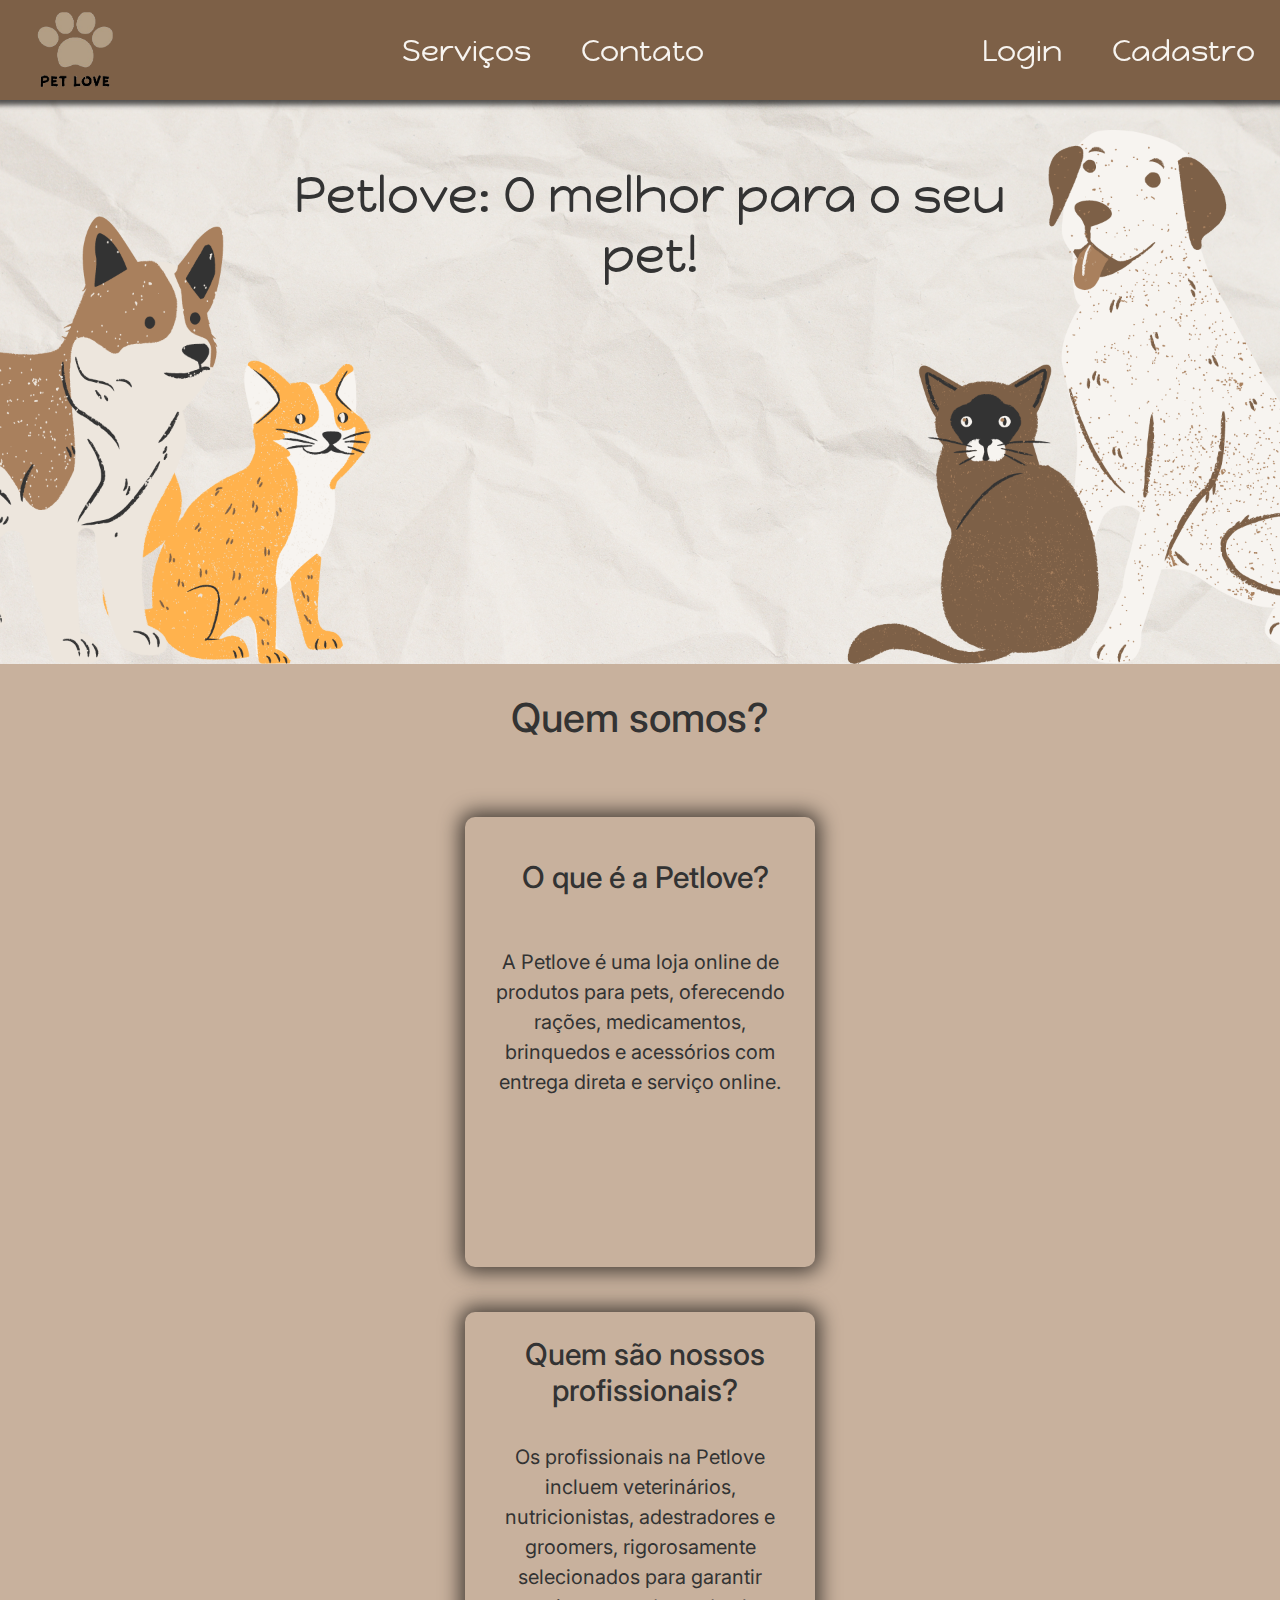
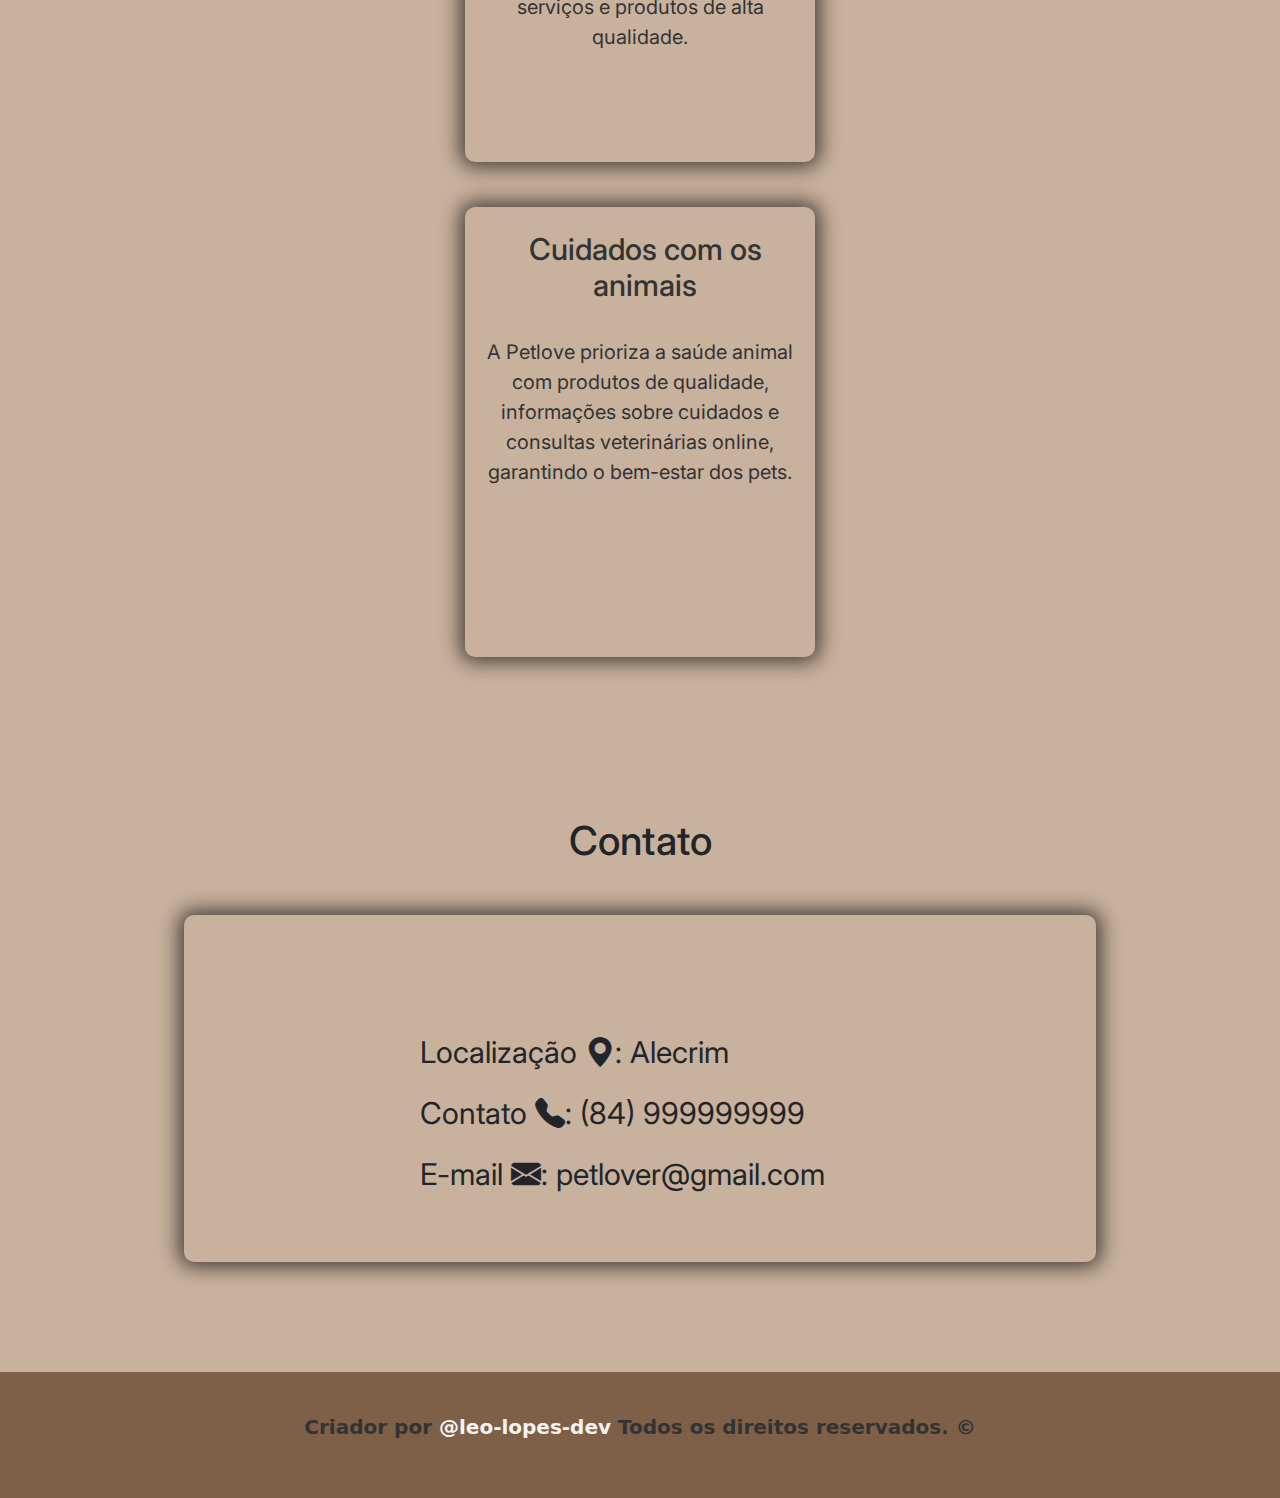
<file: index.html>
<!DOCTYPE html>
<html lang="pt-br">
<head>
    <title>PetLove</title>
    <meta charset="utf-8">
    <meta name="viewport" content="width=device-width, initial-scale=1, shrink-to-fit=no">
    <link rel="stylesheet" href="styles.css">
    <link href="https://cdn.jsdelivr.net/npm/bootstrap@5.3.3/dist/css/bootstrap.min.css" rel="stylesheet" integrity="sha384-QWTKZyjpPEjISv5WaRU9OFeRpok6YctnYmDr5pNlyT2bRjXh0JMhjY6hW+ALEwIH" crossorigin="anonymous">
</head>
<body>
    <!-- Conteúdo -->
    <!-- Nav começo -->
     <div class="navb">
        <div id="logo"><p><a href="#banner1"><img src="images/PetLoveLogo.png" class="img-fluid" alt="petlogo"></a></p></div>
        <div id="meio"><p><a href="#servicos">Serviços</a></p><p><a href="#contato">Contato</a></p></div>
        <div id="final"><p><a href="login.html">Login</a></p><p><a href="cadastro.html">Cadastro</a></p></div>
     </div>
    <!-- Nav fim -->
    <!-- Nav mobile -->
     <div id="botaonavm">
        <a onclick="abre()"><i class="bi bi-list"></i></a>
     </div>
     <div class="navm" id="navm">
        <div id="logo"><p><a href="#banner2"><img src="images/PetLoveLogo.png" class="img-fluid" alt="petlogo"></a></p></div>
        <p><a onclick="fecha()" id="x">X</a></p>
        <p><a href="#servicos">Serviços</a></p>
        <p><a href="#contato">Contato</a></p>
        <p><a href="login.html">Login</a></p>
        <p><a href="cadastro.html">Cadastro</a></p>
     </div>
    <!-- Nav mobile fim -->
    <img id="banner1" src="images/pets.png" class="img-fluid" alt="pets">
    <img id="banner2" src="images/petsmobile.png" class="img-fluid" alt="petsm">
    <main>
        <div class="container" id="inicio">
            <h1>Petlove: O melhor para o seu pet!</h1>
        </div>
        <div class="container" id="servicos">
            <h2>Quem somos?</h2>
            <div class="grid">
                <div class="grids"><h3>O que é a Petlove?</h3><p>A Petlove é uma loja online de produtos para pets, oferecendo rações, medicamentos, brinquedos e acessórios com entrega direta e serviço online.</p></div>
                <div class="grids"><h3>Quem são nossos profissionais?</h3><p>Os profissionais na Petlove incluem veterinários, nutricionistas, adestradores e groomers, rigorosamente selecionados para garantir serviços e produtos de alta qualidade.</p></div>
                <div class="grids"><h3>Cuidados com os animais</h3><p>A Petlove prioriza a saúde animal com produtos de qualidade, informações sobre cuidados e consultas veterinárias online, garantindo o bem-estar dos pets.</p></div>
            </div>
        </div>
        <div class="container" id="contato">
            <h2>Contato</h2>
            <div class="infos">
                <div class="conteudoinfos">
                    <p>Localização <i class="bi bi-geo-alt-fill"></i>: Alecrim</p>
                    <p>Contato <i class="bi bi-telephone-fill"></i>: (84) 999999999</p>
                    <p>E-mail <i class="bi bi-envelope-fill"></i>: petlover@gmail.com</p>
                </div>
            </div>
        </div>
    </main>
    <footer>
        <p>Criador por <a href="https://github.com/leo-lopes-dev" target="_blank">@leo-lopes-dev</a> Todos os direitos reservados. &copy;</p>
    </footer>
    <script src="script.js"></script>
</body>
</html>
</file>
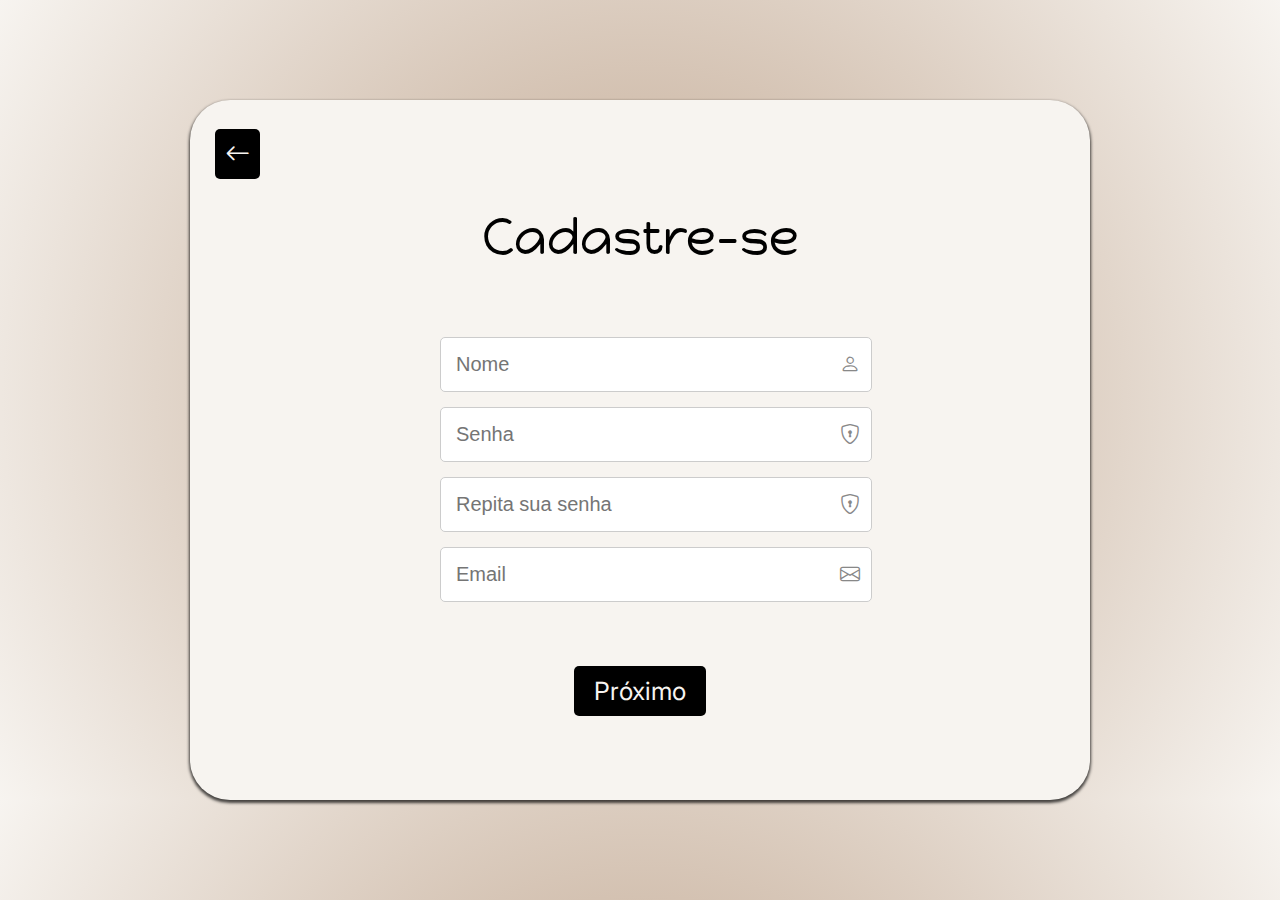
<file: cadastro.html>
<!DOCTYPE html>
<html lang="pt-br">
<head>
    <title>Cadastro</title>
    <meta charset="utf-8">
    <meta name="viewport" content="width=device-width, initial-scale=1, shrink-to-fit=no">
    <link rel="stylesheet" href="stylescadastrologin.css">
</head>
<body>
    <!-- Conteúdo -->
    <main>
        <div class="content">
            <p class="voltar"><a href="index.html"><i class="bi bi-arrow-left"></i></a></p>
            <p>Cadastre-se</p>
            <form>
                <div class="inputform">
                    <input type="text" placeholder="Nome" name="nome" required>
                    <i class="bi bi-person"></i>
                </div>
                <div class="inputform">
                    <input type="text" placeholder="Senha" name="senha" required>
                    <i class="bi bi-shield-lock"></i>
                </div>
                <div class="inputform">
                    <input type="text" placeholder="Repita sua senha" name="senha" required>
                    <i class="bi bi-shield-lock"></i>
                </div>
                <div class="inputform">
                    <input type="email" placeholder="Email" name="email" required>
                    <i class="bi bi-envelope"></i>
                </div>
            </form>
            <p><a href="cadastropet.html">Próximo</a></p>
        </div>
    </main>
</body>
</html>
</file>
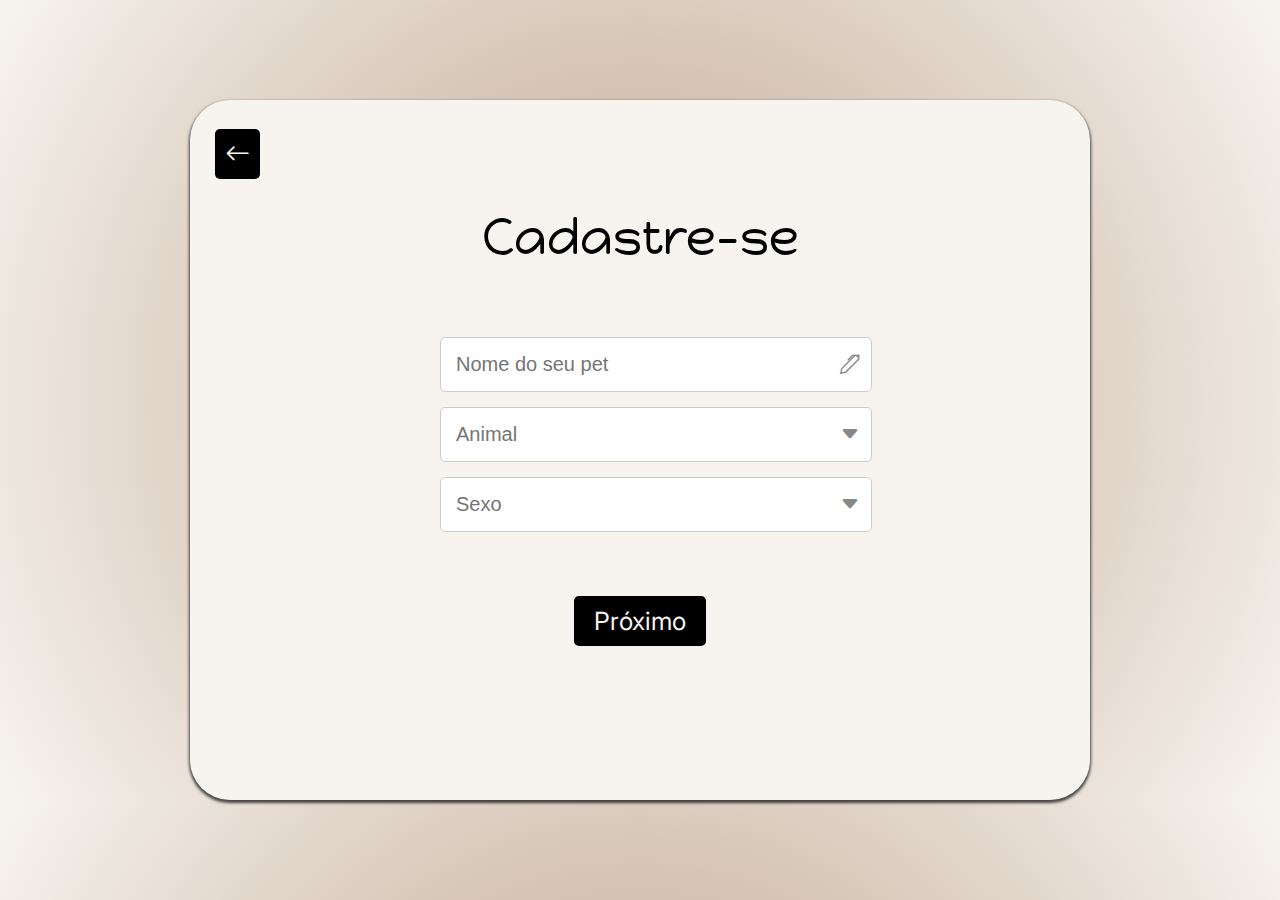
<file: cadastropet.html>
<!DOCTYPE html>
<html lang="pt-br">
<head>
    <title>Cadastro</title>
    <meta charset="utf-8">
    <meta name="viewport" content="width=device-width, initial-scale=1, shrink-to-fit=no">
    <link rel="stylesheet" href="stylescadastrologin.css">
</head>
<body>
    <!-- Conteúdo -->
    <main>
        <div class="content">
            <p class="voltar"><a href="index.html"><i class="bi bi-arrow-left"></i></a></p>
            <p>Cadastre-se</p>
            <form>
                <div class="inputform">
                    <input type="text" placeholder="Nome do seu pet" name="nomepet" required>
                    <i class="bi bi-pen"></i>
                </div>
                <div class="inputform">
                    <input type="text" placeholder="Animal" name="animal" required>
                    <i class="bi bi-caret-down-fill"></i>
                </div>
                <div class="inputform">
                    <input type="text" placeholder="Sexo" name="sexo" required>
                    <i class="bi bi-caret-down-fill"></i>
                </div>
            </form>
            <p><a href="index.html">Próximo</a></p>
        </div>
    </main>
</body>
</html>
</file>
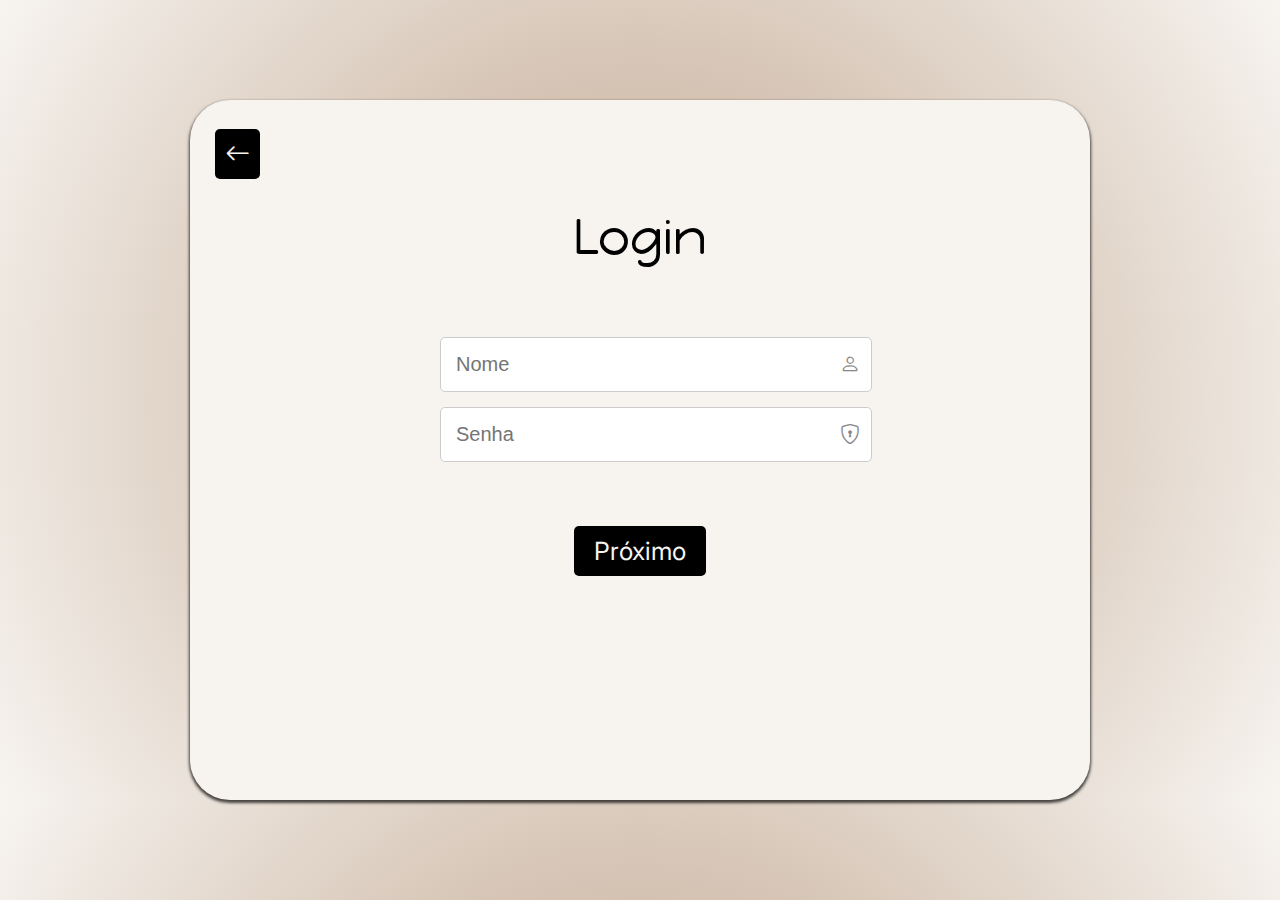
<file: login.html>
<!DOCTYPE html>
<html lang="pt-br">
<head>
    <title>Cadastro</title>
    <meta charset="utf-8">
    <meta name="viewport" content="width=device-width, initial-scale=1, shrink-to-fit=no">
    <link rel="stylesheet" href="stylescadastrologin.css">
</head>
<body>
    <!-- Conteúdo -->
    <main>
        <div class="content">
            <p class="voltar"><a href="index.html"><i class="bi bi-arrow-left"></i></a></p>
            <p>Login</p>
            <form>
                <div class="inputform">
                    <input type="text" placeholder="Nome" name="nome" required>
                    <i class="bi bi-person"></i>
                </div>
                <div class="inputform">
                    <input type="text" placeholder="Senha" name="senha" required>
                    <i class="bi bi-shield-lock"></i>
                </div>
            </form>
            <p><a href="index.html">Próximo</a></p>
        </div>
    </main>
</body>
</html>
</file>
<file: styles.css>
@import url('https://fonts.googleapis.com/css2?family=Inter:wght@100..900&display=swap');
@import url('https://fonts.googleapis.com/css2?family=Happy+Monkey&display=swap');
@import url("https://cdn.jsdelivr.net/npm/bootstrap-icons@1.11.3/font/bootstrap-icons.min.css");

html, body, main{
    margin: 0;
    font-family: "Inter", sans-serif;
}
body{
    background-color: #C8B19D !important;
}
/* Conteúdo */
main{
    display: block;
    margin: 0px auto 0px auto;
    width: 1366px;
}
.container{
    scroll-margin-top: 100px;
    width: 100% !important;
    height: auto !important;
}
.container h2{
    text-align: center;
    padding: 5px;
    margin: 25px;
    font-size: 40px;
}
/* Conteúdo fim */

/* Nav */
.navb{
    position: fixed;
    z-index: 3;
    display: flex !important;
    width: 100%;
    justify-content: space-between;
    align-items: center !important;
    height: 100px;
    background-color: #7D6047;
    font-family: "Happy Monkey", system-ui;
    font-weight: 500;
    font-style: normal;
    font-size: 30px;
    box-shadow: 0px 0px 5px 5px rgba(0,0,0,0.65);
    -webkit-box-shadow: 0px 0px 5px 5px rgba(0,0,0,0.65);
    -moz-box-shadow: 0px 0px 5px 5px rgba(0,0,0,0.65);
}
.navb p{
    padding: 20px;
    margin: 5px;
}
.navb a{
    text-decoration: none;
    color: #F7F4F0;
}
#logo img{
    height: 100px;
}
#meio{
    display: flex !important;
}
#final{
    display: flex !important;
}
.navm{
    display: none;
}
/* Nav */

/* Inicio */
#inicio{
    background-repeat: no-repeat;
    background-attachment: fixed; 
    background-size: cover;
    background-position: center;
    filter: blur(px);
}
#inicio h1{
    width: 50%;
    font-weight: 800;
    font-size: 80px;
    margin: 0px 10px;
    font-family: "Happy Monkey", system-ui;
    font-weight: 400;
    font-style: normal;
    color: #333333;
    position: absolute;
    top: 45%;
    left: 50%;
    transform: translate(-50%, -50%);
    text-align: center;
}
/* Inicio fim */

/* Servicos */
#servicos{
    width: 100%;
    height: 650px;
    text-align: center;
    font-size: 40px;
    color: #333333;
    font-family: 'Inter', Arial, Helvetica, sans-serif;
}
.grid{
    display: grid;
    grid-template-columns: 33.33% 33.33% 33.33%;
    gap: 5px;
    justify-items: center;
    padding: 20px;
    margin: 30px;
    text-align: center;
}
.grids{
    width: 350px;
    height: 450px;
    border-radius: 10px;
    margin: 20px;
    box-shadow: 0px 0px 20px 5px rgba(0,0,0,0.65);
    -webkit-box-shadow: 0px 0px 20px 5px rgba(0,0,0,0.65);
    -moz-box-shadow: 0px 0px 20px 5px rgba(0,0,0,0.65);
}
.grids h3{
    display: flex;
    justify-content: center;
    align-items: center;
    width: 340px;
    height: 100px;
    font-size: 30px;
    padding: 5px;
    margin: 10px;
}
.grids p{
    font-size: 20px;
    padding: 10px;
    margin: 10px;
}
/* Servicos fim */

/* Contato */

#contato{
    display: flex;
    align-items: center;
    justify-content: center;
    flex-wrap: nowrap;
    flex-direction: column;
    padding: 50px 0px;
    margin: 40px 0px;
}
.infos{
    width: 900px;
    height: 450px;
    border-radius: 10px;
    margin: 20px;
    padding: 15px;
    box-shadow: 0px 0px 20px 5px rgba(0,0,0,0.65);
    -webkit-box-shadow: 0px 0px 20px 5px rgba(0,0,0,0.65);
    -moz-box-shadow: 0px 0px 20px 5px rgba(0,0,0,0.65);  
    text-align: left;
}
.conteudoinfos{
    width: 50%;
    margin: 100px auto 50px auto;
}
.infos p{
    font-size: 30px;
}

/* Contato fim */

/* Footer começo */
footer{
    font-size: 20px;
    padding: 40px;
    text-align: center;
    background-color: #7D6047;
    font-weight: 600;
    font-style: normal;
    color: #333333;
}
footer a{
    color: #F7F4F0;
    text-decoration: none;
}
/* Footer fim */


@media only screen and (max-width: 1400px){
    main{
        width: unset;
    }
    #inicio h1{
        top: 25%;
        width: 60%;
        font-size: 50px;
    }
    .grid{
        grid-template-columns: 100%;
    }
    .infos{
        width: 80%;
        height: auto;
    }
    #contato{
        margin: 40px auto;
    }
}
@media only screen and (min-width: 900px){
    #banner2{
        display: none;
    }
}
@media only screen and (max-width: 900px){
    #inicio h1{
        top: 30%;
        width: 80%;
        font-size: 50px;
    }
    #banner1{
        display: none;
    }
    #banner2{
        display: unset;
    }
    .navb{
        display: none !important;
    }
    #botaonavm{
        display: unset !important;
        position: fixed;
        right: 0;
        font-size: 40px;
        padding: 5px;
        margin: 10px;
        border: 2px solid black;
    }
    .navm{
        z-index: 1;
        display: none;
        position: fixed;
        width: 100%;
        height: 100%;
        background-color: #7d6047f0;
        padding: 100px 0px;
    }
    #x{
        font-size: 30px;
        color: #F7F4F0;
        text-decoration: none;
    }
    .navm p{
        text-align: center;
        font-size: 20px;
    }
    .navm a{
        color: #F7F4F0;
        text-decoration: none;
        font-weight: bold;
    }
    .grid{
        grid-template-columns: 100%;
    }
    .container{
        scroll-margin-top: unset;
    }
    .infos{
        width: 80%;
        height: auto;
    }
    .infos p{
        font-size: 20px;
    }
    .conteudoinfos {
        width: 100%;
        margin: 50px 0px 50px 0px;
    }
}
</file>
<file: stylescadastrologin.css>
@import url('https://fonts.googleapis.com/css2?family=Inter:wght@100..900&display=swap');
@import url('https://fonts.googleapis.com/css2?family=Happy+Monkey&display=swap');
@import url("https://cdn.jsdelivr.net/npm/bootstrap-icons@1.11.3/font/bootstrap-icons.min.css");

html, body, main{
    margin: 0;
    font-family: "Inter", sans-serif;
}
body{
    background: rgb(200,177,157);
    background: -moz-radial-gradient(circle, rgba(200,177,157,1) 20%, rgba(247,244,240,1) 100%);
    background: -webkit-radial-gradient(circle, rgba(200,177,157,1) 20%, rgba(247,244,240,1) 100%);
    background: radial-gradient(circle, rgba(200,177,157,1) 20%, rgba(247,244,240,1) 100%);
}
/* Conteúdo */
.content{
    background-color: #F7F4F0;
    width: 900px;
    height: 700px;
    margin: 100px auto auto auto;
    border-radius: 40px;
    text-align: center;
    box-shadow: 0px 2px 3px 1px rgba(0,0,0,0.7);
    -webkit-box-shadow: 0px 2px 3px 1px rgba(0,0,0,0.7);
    -moz-box-shadow: 0px 2px 3px 1px rgba(0,0,0,0.7);
}
.content p{
    font-size: 50px;
    font-family: "Happy Monkey", system-ui;
    padding: 30px 0 50px 0;
    margin: 0px;
}
.content a{
    font-family: "Inter", sans-serif;
    font-size: 25px;
    padding: 10px 20px;
    color: #F7F4F0;
    background-color: #000;
    border-radius: 5px;
    text-decoration: none;
}
.voltar{
    padding: 3px;
    text-align: left;
    margin: 0px 0px 0px 25px !important;
    padding: 15px 0px 0px 0px !important;
}
.voltar a{
    padding: 10px;
}
form{
    display: block;
    width: 400px;
    margin: 20px auto 20px auto;
}
.inputform {
    position: relative;
    margin-bottom: 15px;
    width: 100%;
}
.inputform input {
    width: 100%;
    padding: 15px 15px;
    border: 1px solid #ccc;
    border-radius: 5px;
}
.inputform input[type="text"], .inputform input[type="email"] {
    font-size: 20px; 
}
.inputform .bi {
    position: absolute;
    right: -20px;
    top: 50%;
    font-size: 20px;
    transform: translateY(-50%);
    pointer-events: none;
    color: #888;
}

/* Conteúdo fim */

@media only screen and (max-width: 950px) {
    html, body, main {
        width: 100%;
    }
    body {
        background: #F7F4F0;
    }
    .content {
        width: 90%;
        margin: 100px auto 0;
        box-shadow: none;
        -webkit-box-shadow: none;
        -moz-box-shadow: none;
    }
    .content p {
        width: 100%;
    }
    form {
        width: 100%;
        max-width: 400px;
        margin: 20px auto; 
    }
    .inputform {
        width: 300px;
    }
    .inputform input { 
        width: 300px;
    }
}
</file>
